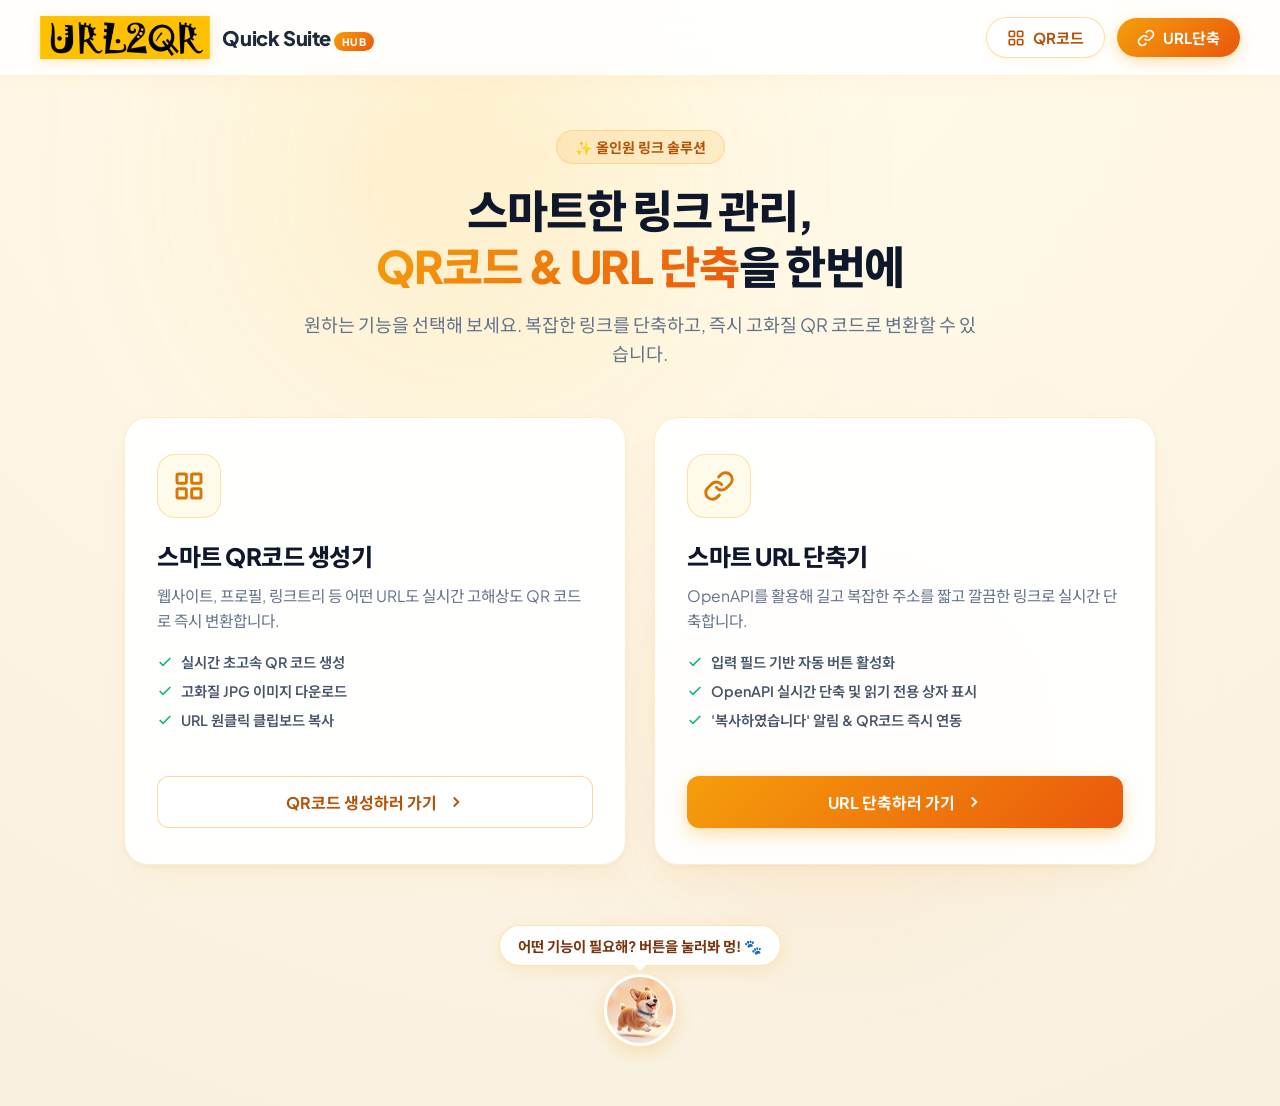
<file: index.html>
<!DOCTYPE html>
<html lang="ko">
<head>
  <meta charset="UTF-8">
  <meta name="viewport" content="width=device-width, initial-scale=1.0">
  <title>Quick Suite | QR코드 생성기 & URL 단축기</title>
  <meta name="description" content="QR 코드 생성과 링크 단축을 한번에! 스마트 링크 유틸리티 허브 Quick Suite입니다.">

  <!-- Fonts -->
  <link rel="preconnect" href="https://fonts.googleapis.com">
  <link rel="preconnect" href="https://fonts.gstatic.com" crossorigin>
  <link href="https://fonts.googleapis.com/css2?family=Plus+Jakarta+Sans:wght@400;500;600;700;800&family=Noto+Sans+KR:wght@300;400;500;700&display=swap" rel="stylesheet">

  <style>
    :root {
      --bg-main: #fcf9f2;
      --bg-gradient: radial-gradient(circle at 50% -10%, #fffbeb 0%, #fef7e6 45%, #f7f0e1 100%);
      
      --primary-color: #f59e0b;
      --primary-hover: #d97706;
      --primary-glow: rgba(245, 158, 11, 0.35);
      
      --secondary-color: #fbbf24;
      --accent-orange: #ea580c;
      
      --card-bg: rgba(255, 255, 255, 0.94);
      --card-border: rgba(245, 158, 11, 0.2);
      --card-border-hover: rgba(245, 158, 11, 0.5);
      
      --text-main: #1e293b;
      --text-muted: #64748b;
      --text-dim: #94a3b8;
      
      --radius-xl: 24px;
      --radius-lg: 18px;
      --radius-md: 12px;
      --radius-pill: 9999px;
      
      --transition-smooth: cubic-bezier(0.16, 1, 0.3, 1);
    }

    * {
      margin: 0;
      padding: 0;
      box-sizing: border-box;
    }

    body {
      min-height: 100vh;
      background: var(--bg-main);
      background-image: var(--bg-gradient);
      color: var(--text-main);
      font-family: 'Plus Jakarta Sans', 'Noto Sans KR', -apple-system, BlinkMacSystemFont, sans-serif;
      overflow-x: hidden;
      display: flex;
      flex-direction: column;
    }

    /* 배경 앰비언트 글로우 오브 */
    .bg-glow {
      position: fixed;
      border-radius: 50%;
      filter: blur(130px);
      pointer-events: none;
      z-index: 0;
      opacity: 0.65;
      animation: floatOrb 20s ease-in-out infinite alternate;
    }

    .bg-glow-1 {
      width: 550px;
      height: 550px;
      background: radial-gradient(circle, rgba(251, 191, 36, 0.45) 0%, transparent 70%);
      top: -100px;
      left: 15%;
    }

    .bg-glow-2 {
      width: 500px;
      height: 500px;
      background: radial-gradient(circle, rgba(249, 115, 22, 0.3) 0%, transparent 70%);
      bottom: -60px;
      right: 15%;
      animation-duration: 24s;
    }

    @keyframes floatOrb {
      0% { transform: translate(0, 0) scale(1); }
      50% { transform: translate(30px, 20px) scale(1.08); }
      100% { transform: translate(-20px, -15px) scale(0.96); }
    }

    /* 헤더 */
    .app-header {
      position: fixed;
      top: 0;
      left: 0;
      width: 100%;
      height: 76px;
      padding: 0 40px;
      display: flex;
      align-items: center;
      justify-content: space-between;
      background: rgba(255, 255, 255, 0.88);
      backdrop-filter: blur(20px);
      border-bottom: 1px solid rgba(245, 158, 11, 0.15);
      box-shadow: 0 4px 20px -2px rgba(245, 158, 11, 0.06);
      z-index: 100;
    }

    .logo-wrapper {
      display: flex;
      align-items: center;
      gap: 12px;
      text-decoration: none;
      color: inherit;
      transition: transform 0.2s ease;
    }

    .logo-wrapper:hover {
      transform: translateY(-1px);
    }

    .logo-img {
      height: 44px;
      width: auto;
      object-fit: contain;
      filter: drop-shadow(0 2px 6px rgba(245, 158, 11, 0.25));
    }

    .logo-title {
      font-size: 1.25rem;
      font-weight: 800;
      letter-spacing: -0.02em;
      color: #1e293b;
    }

    .logo-badge {
      font-size: 0.65rem;
      font-weight: 800;
      padding: 3px 8px;
      background: linear-gradient(135deg, #f59e0b, #ea580c);
      color: #fff;
      border-radius: var(--radius-pill);
      letter-spacing: 0.04em;
    }

    /* 헤더 네비게이션 버튼 (1번 요구사항: 'QR코드' 버튼과 'URL단축' 버튼) */
    .header-nav {
      display: flex;
      align-items: center;
      gap: 12px;
    }

    .btn-nav {
      display: inline-flex;
      align-items: center;
      gap: 8px;
      padding: 9px 20px;
      font-size: 0.94rem;
      font-weight: 700;
      text-decoration: none;
      border-radius: var(--radius-pill);
      transition: all 0.25s var(--transition-smooth);
    }

    .btn-nav-qr {
      background: #ffffff;
      color: #b45309;
      border: 1.5px solid rgba(245, 158, 11, 0.35);
      box-shadow: 0 2px 8px rgba(245, 158, 11, 0.08);
    }

    .btn-nav-qr:hover {
      background: #fffbeb;
      border-color: #f59e0b;
      transform: translateY(-2px);
      box-shadow: 0 4px 12px rgba(245, 158, 11, 0.15);
    }

    .btn-nav-short {
      background: linear-gradient(135deg, #f59e0b, #ea580c);
      color: #ffffff;
      box-shadow: 0 4px 14px rgba(245, 158, 11, 0.35);
    }

    .btn-nav-short:hover {
      filter: brightness(1.06);
      transform: translateY(-2px);
      box-shadow: 0 6px 18px rgba(245, 158, 11, 0.45);
    }

    /* 메인 컨테이너 */
    .main-container {
      position: relative;
      z-index: 1;
      flex: 1;
      width: 100%;
      max-width: 1080px;
      margin: 0 auto;
      padding: 130px 24px 60px;
      display: flex;
      flex-direction: column;
      align-items: center;
    }

    .hero-box {
      text-align: center;
      max-width: 680px;
      margin-bottom: 48px;
      animation: fadeInDown 0.7s var(--transition-smooth);
    }

    .badge-pill {
      display: inline-flex;
      align-items: center;
      gap: 8px;
      padding: 6px 18px;
      background: rgba(245, 158, 11, 0.12);
      border: 1px solid rgba(245, 158, 11, 0.25);
      border-radius: var(--radius-pill);
      color: #b45309;
      font-size: 0.88rem;
      font-weight: 700;
      margin-bottom: 18px;
    }

    .main-heading {
      font-size: 2.8rem;
      font-weight: 800;
      color: #0f172a;
      letter-spacing: -0.03em;
      line-height: 1.25;
      margin-bottom: 16px;
    }

    .main-heading span {
      background: linear-gradient(135deg, #f59e0b, #ea580c);
      -webkit-background-clip: text;
      -webkit-text-fill-color: transparent;
    }

    .sub-heading {
      font-size: 1.15rem;
      color: #64748b;
      line-height: 1.6;
    }

    /* 2개 서비스 카드 그리드 */
    .services-grid {
      display: grid;
      grid-template-columns: repeat(2, 1fr);
      gap: 28px;
      width: 100%;
      margin-bottom: 50px;
      animation: fadeInUp 0.8s var(--transition-smooth);
    }

    .service-card {
      background: var(--card-bg);
      backdrop-filter: blur(20px);
      border: 1.5px solid var(--card-border);
      border-radius: var(--radius-xl);
      padding: 36px 32px;
      display: flex;
      flex-direction: column;
      justify-content: space-between;
      position: relative;
      overflow: hidden;
      box-shadow: 0 16px 36px -10px rgba(245, 158, 11, 0.1),
                  0 2px 6px rgba(0, 0, 0, 0.04);
      transition: all 0.3s var(--transition-smooth);
      text-decoration: none;
      color: inherit;
    }

    .service-card::before {
      content: '';
      position: absolute;
      top: 0;
      left: 0;
      width: 100%;
      height: 5px;
      background: linear-gradient(90deg, #f59e0b, #ea580c);
      opacity: 0;
      transition: opacity 0.3s ease;
    }

    .service-card:hover {
      transform: translateY(-6px);
      border-color: var(--card-border-hover);
      box-shadow: 0 24px 48px -12px rgba(245, 158, 11, 0.2);
    }

    .service-card:hover::before {
      opacity: 1;
    }

    .card-top {
      margin-bottom: 28px;
    }

    .card-icon-box {
      width: 64px;
      height: 64px;
      border-radius: var(--radius-lg);
      background: #fffbeb;
      border: 1.5px solid rgba(245, 158, 11, 0.3);
      display: flex;
      align-items: center;
      justify-content: center;
      color: #d97706;
      margin-bottom: 20px;
      transition: transform 0.3s var(--transition-smooth);
    }

    .service-card:hover .card-icon-box {
      transform: scale(1.08) rotate(3deg);
      background: linear-gradient(135deg, #f59e0b, #ea580c);
      color: #ffffff;
      border-color: transparent;
    }

    .card-title {
      font-size: 1.5rem;
      font-weight: 800;
      color: #0f172a;
      margin-bottom: 10px;
      letter-spacing: -0.02em;
    }

    .card-desc {
      font-size: 0.98rem;
      color: #64748b;
      line-height: 1.6;
    }

    .features-list {
      list-style: none;
      margin: 18px 0;
      display: flex;
      flex-direction: column;
      gap: 8px;
    }

    .features-list li {
      display: flex;
      align-items: center;
      gap: 8px;
      font-size: 0.9rem;
      color: #475569;
      font-weight: 600;
    }

    .features-list li svg {
      color: #10b981;
      flex-shrink: 0;
    }

    .card-btn {
      width: 100%;
      height: 52px;
      border-radius: var(--radius-md);
      font-size: 1rem;
      font-weight: 700;
      display: flex;
      align-items: center;
      justify-content: center;
      gap: 10px;
      transition: all 0.25s ease;
      cursor: pointer;
    }

    .btn-card-qr {
      background: #fff;
      color: #b45309;
      border: 1.5px solid rgba(245, 158, 11, 0.4);
    }

    .service-card:hover .btn-card-qr {
      background: #f59e0b;
      color: #fff;
      border-color: #f59e0b;
    }

    .btn-card-short {
      background: linear-gradient(135deg, #f59e0b, #ea580c);
      color: #fff;
      border: none;
      box-shadow: 0 6px 18px rgba(245, 158, 11, 0.35);
    }

    .service-card:hover .btn-card-short {
      filter: brightness(1.08);
      box-shadow: 0 10px 24px rgba(245, 158, 11, 0.5);
    }

    /* 마스코트 */
    .corgi-companion {
      display: flex;
      flex-direction: column;
      align-items: center;
      cursor: pointer;
      user-select: none;
      margin-top: 10px;
      transition: transform 0.2s ease;
    }

    .corgi-companion:hover {
      transform: translateY(-3px);
    }

    .corgi-speech-bubble {
      position: relative;
      background: #ffffff;
      color: #78350f;
      padding: 9px 18px;
      border-radius: var(--radius-pill);
      font-size: 0.9rem;
      font-weight: 700;
      box-shadow: 0 4px 16px rgba(245, 158, 11, 0.15);
      border: 1.5px solid rgba(245, 158, 11, 0.3);
      margin-bottom: 8px;
    }

    .corgi-speech-bubble::after {
      content: '';
      position: absolute;
      bottom: -6px;
      left: 50%;
      transform: translateX(-50%);
      width: 0;
      height: 0;
      border-left: 6px solid transparent;
      border-right: 6px solid transparent;
      border-top: 6px solid #ffffff;
    }

    .corgi-frame {
      width: 72px;
      height: 72px;
      border-radius: 50%;
      overflow: hidden;
      border: 3px solid #ffffff;
      box-shadow: 0 6px 18px rgba(245, 158, 11, 0.25);
    }

    .corgi-frame img {
      width: 100%;
      height: 100%;
      object-fit: cover;
    }

    @keyframes fadeInUp {
      from { opacity: 0; transform: translateY(18px); }
      to { opacity: 1; transform: translateY(0); }
    }

    @keyframes fadeInDown {
      from { opacity: 0; transform: translateY(-18px); }
      to { opacity: 1; transform: translateY(0); }
    }

    @media (max-width: 768px) {
      .app-header {
        padding: 0 16px;
      }
      .services-grid {
        grid-template-columns: 1fr;
        gap: 20px;
      }
      .main-heading {
        font-size: 2.1rem;
      }
      .main-container {
        padding: 100px 16px 40px;
      }
    }
  </style>
</head>
<body>
  <div class="bg-glow bg-glow-1"></div>
  <div class="bg-glow bg-glow-2"></div>

  <!-- 상단 헤더 -->
  <header class="app-header">
    <a href="index.html" class="logo-wrapper">
      <img src="url2qr/logo.png" alt="로고" class="logo-img" onerror="this.src='urlShort/logo.png'">
      <div class="logo-text">
        <span class="logo-title">Quick Suite</span>
        <span class="logo-badge">HUB</span>
      </div>
    </a>

    <!-- 1 & 2번 요구사항: 'QR코드' 버튼과 'URL단축' 버튼 헤더 링크 -->
    <nav class="header-nav" aria-label="메인 네비게이션">
      <!-- 2: QR코드 버튼 클릭 시 [url2qr]폴더 index.html과 연결 -->
      <a href="url2qr/index.html" class="btn-nav btn-nav-qr" id="btnHeaderQr">
        <svg width="18" height="18" viewBox="0 0 24 24" fill="none" stroke="currentColor" stroke-width="2.2">
          <rect x="3" y="3" width="7" height="7" rx="1"></rect>
          <rect x="14" y="3" width="7" height="7" rx="1"></rect>
          <rect x="14" y="14" width="7" height="7" rx="1"></rect>
          <rect x="3" y="14" width="7" height="7" rx="1"></rect>
        </svg>
        <span>QR코드</span>
      </a>

      <!-- 3: URL단축 버튼 클릭 시 [urlShort]폴더 index.html과 연결 -->
      <a href="urlShort/index.html" class="btn-nav btn-nav-short" id="btnHeaderShort">
        <svg width="18" height="18" viewBox="0 0 24 24" fill="none" stroke="currentColor" stroke-width="2.2">
          <path d="M10 13a5 5 0 0 0 7.54.54l3-3a5 5 0 0 0-7.07-7.07l-1.72 1.71"></path>
          <path d="M14 11a5 5 0 0 0-7.54-.54l-3 3a5 5 0 0 0 7.07 7.07l1.71-1.71"></path>
        </svg>
        <span>URL단축</span>
      </a>
    </nav>
  </header>

  <!-- 메인 본문 -->
  <main class="main-container">
    <section class="hero-box">
      <div class="badge-pill">
        ✨ 올인원 링크 솔루션
      </div>
      <h1 class="main-heading">
        스마트한 링크 관리,<br>
        <span>QR코드 & URL 단축</span>을 한번에
      </h1>
      <p class="sub-heading">
        원하는 기능을 선택해 보세요. 복잡한 링크를 단축하고, 즉시 고화질 QR 코드로 변환할 수 있습니다.
      </p>
    </section>

    <!-- 서비스 선택 카드 그리드 -->
    <section class="services-grid" aria-label="제공 서비스 목록">
      
      <!-- 2: 'QR코드' 카드 및 버튼 (클릭 시 url2qr/index.html 연결) -->
      <a href="url2qr/index.html" class="service-card" id="cardQr">
        <div class="card-top">
          <div class="card-icon-box">
            <svg width="32" height="32" viewBox="0 0 24 24" fill="none" stroke="currentColor" stroke-width="2.2" stroke-linecap="round" stroke-linejoin="round">
              <rect x="3" y="3" width="7" height="7" rx="1"></rect>
              <rect x="14" y="3" width="7" height="7" rx="1"></rect>
              <rect x="14" y="14" width="7" height="7" rx="1"></rect>
              <rect x="3" y="14" width="7" height="7" rx="1"></rect>
            </svg>
          </div>
          <h2 class="card-title">스마트 QR코드 생성기</h2>
          <p class="card-desc">웹사이트, 프로필, 링크트리 등 어떤 URL도 실시간 고해상도 QR 코드로 즉시 변환합니다.</p>
          
          <ul class="features-list">
            <li>
              <svg width="16" height="16" viewBox="0 0 24 24" fill="none" stroke="currentColor" stroke-width="2.5"><polyline points="20 6 9 17 4 12"></polyline></svg>
              실시간 초고속 QR 코드 생성
            </li>
            <li>
              <svg width="16" height="16" viewBox="0 0 24 24" fill="none" stroke="currentColor" stroke-width="2.5"><polyline points="20 6 9 17 4 12"></polyline></svg>
              고화질 JPG 이미지 다운로드
            </li>
            <li>
              <svg width="16" height="16" viewBox="0 0 24 24" fill="none" stroke="currentColor" stroke-width="2.5"><polyline points="20 6 9 17 4 12"></polyline></svg>
              URL 원클릭 클립보드 복사
            </li>
          </ul>
        </div>

        <div class="card-btn btn-card-qr">
          <span>QR코드 생성하러 가기</span>
          <svg width="18" height="18" viewBox="0 0 24 24" fill="none" stroke="currentColor" stroke-width="2.5"><polyline points="9 18 15 12 9 6"></polyline></svg>
        </div>
      </a>

      <!-- 3: 'URL단축' 카드 및 버튼 (클릭 시 urlShort/index.html 연결) -->
      <a href="urlShort/index.html" class="service-card" id="cardShort">
        <div class="card-top">
          <div class="card-icon-box">
            <svg width="32" height="32" viewBox="0 0 24 24" fill="none" stroke="currentColor" stroke-width="2.2" stroke-linecap="round" stroke-linejoin="round">
              <path d="M10 13a5 5 0 0 0 7.54.54l3-3a5 5 0 0 0-7.07-7.07l-1.72 1.71"></path>
              <path d="M14 11a5 5 0 0 0-7.54-.54l-3 3a5 5 0 0 0 7.07 7.07l1.71-1.71"></path>
            </svg>
          </div>
          <h2 class="card-title">스마트 URL 단축기</h2>
          <p class="card-desc">OpenAPI를 활용해 길고 복잡한 주소를 짧고 깔끔한 링크로 실시간 단축합니다.</p>
          
          <ul class="features-list">
            <li>
              <svg width="16" height="16" viewBox="0 0 24 24" fill="none" stroke="currentColor" stroke-width="2.5"><polyline points="20 6 9 17 4 12"></polyline></svg>
              입력 필드 기반 자동 버튼 활성화
            </li>
            <li>
              <svg width="16" height="16" viewBox="0 0 24 24" fill="none" stroke="currentColor" stroke-width="2.5"><polyline points="20 6 9 17 4 12"></polyline></svg>
              OpenAPI 실시간 단축 및 읽기 전용 상자 표시
            </li>
            <li>
              <svg width="16" height="16" viewBox="0 0 24 24" fill="none" stroke="currentColor" stroke-width="2.5"><polyline points="20 6 9 17 4 12"></polyline></svg>
              '복사하였습니다' 알림 & QR코드 즉시 연동
            </li>
          </ul>
        </div>

        <div class="card-btn btn-card-short">
          <span>URL 단축하러 가기</span>
          <svg width="18" height="18" viewBox="0 0 24 24" fill="none" stroke="currentColor" stroke-width="2.5"><polyline points="9 18 15 12 9 6"></polyline></svg>
        </div>
      </a>

    </section>

    <!-- 인터랙티브 코기 마스코트 -->
    <div class="corgi-companion" id="corgiHub" onclick="alert('QR코드 생성이나 URL 단축 중 원하는 버튼을 눌러줘 멍! 🐾')">
      <div class="corgi-speech-bubble">
        <span>어떤 기능이 필요해? 버튼을 눌러봐 멍! 🐾</span>
      </div>
      <div class="corgi-frame">
        <img src="url2qr/corgi.jpg" alt="귀여운 마스코트" onerror="this.src='urlShort/corgi.jpg'">
      </div>
    </div>
  </main>
</body>
</html>
</file>
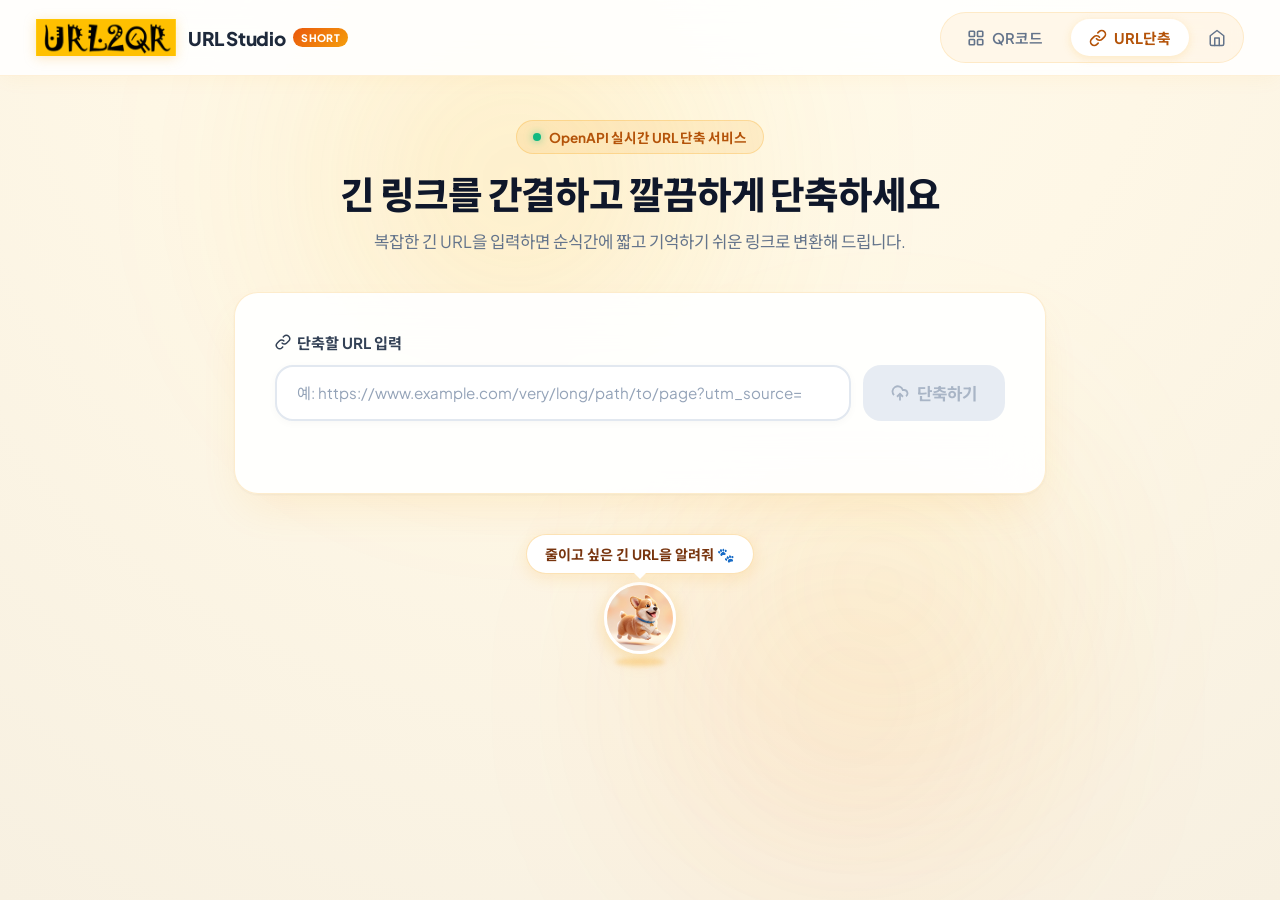
<file: urlShort/index.html>
<!DOCTYPE html>
<html lang="ko">
<head>
  <meta charset="UTF-8">
  <meta name="viewport" content="width=device-width, initial-scale=1.0">
  <title>스마트 URL 단축기 | Quick Shortener</title>
  <meta name="description" content="긴 URL을 신속하고 깔끔하게 단축하세요. OpenAPI 기반 실시간 단축 및 원클릭 복사, QR코드 연동 지원.">

  <!-- Google Fonts -->
  <link rel="preconnect" href="https://fonts.googleapis.com">
  <link rel="preconnect" href="https://fonts.gstatic.com" crossorigin>
  <link href="https://fonts.googleapis.com/css2?family=Plus+Jakarta+Sans:wght@400;500;600;700;800&family=Noto+Sans+KR:wght@300;400;500;700&display=swap" rel="stylesheet">

  <link rel="stylesheet" href="style.css">
</head>
<body>
  <!-- 배경 앰비언트 글로우 오브 -->
  <div class="bg-glow bg-glow-1"></div>
  <div class="bg-glow bg-glow-2"></div>
  <div class="bg-glow bg-glow-3"></div>

  <!-- 상단 네비게이션 헤더 -->
  <header class="app-header">
    <div class="logo-wrapper" id="navLogo" onclick="location.href='../index.html'" title="홈으로 이동">
      <img src="logo.png" alt="서비스 로고" class="logo-img" onerror="this.onerror=null; this.src='../url2qr/logo.png';">
      <div class="logo-text">
        <span class="logo-title">URL Studio</span>
        <span class="logo-badge">SHORT</span>
      </div>
    </div>

    <!-- 네비게이션 전환 버튼군 -->
    <nav class="nav-menu-group" aria-label="메인 기능 전환">
      <a href="../url2qr/index.html" class="nav-tab-btn" id="btnNavQr">
        <svg width="18" height="18" viewBox="0 0 24 24" fill="none" stroke="currentColor" stroke-width="2.2" stroke-linecap="round" stroke-linejoin="round">
          <rect x="3" y="3" width="7" height="7" rx="1"></rect>
          <rect x="14" y="3" width="7" height="7" rx="1"></rect>
          <rect x="14" y="14" width="7" height="7" rx="1"></rect>
          <rect x="3" y="14" width="7" height="7" rx="1"></rect>
        </svg>
        <span>QR코드</span>
      </a>
      <a href="index.html" class="nav-tab-btn active" id="btnNavShort">
        <svg width="18" height="18" viewBox="0 0 24 24" fill="none" stroke="currentColor" stroke-width="2.2" stroke-linecap="round" stroke-linejoin="round">
          <path d="M10 13a5 5 0 0 0 7.54.54l3-3a5 5 0 0 0-7.07-7.07l-1.72 1.71"></path>
          <path d="M14 11a5 5 0 0 0-7.54-.54l-3 3a5 5 0 0 0 7.07 7.07l1.71-1.71"></path>
        </svg>
        <span>URL단축</span>
      </a>
      <a href="../index.html" class="nav-home-btn" title="허브 홈으로 이동">
        <svg width="18" height="18" viewBox="0 0 24 24" fill="none" stroke="currentColor" stroke-width="2" stroke-linecap="round" stroke-linejoin="round">
          <path d="m3 9 9-7 9 7v11a2 2 0 0 1-2 2H5a2 2 0 0 1-2-2z"></path>
          <polyline points="9 22 9 12 15 12 15 22"></polyline>
        </svg>
      </a>
    </nav>
  </header>

  <!-- 메인 컨테이너 -->
  <main class="main-wrapper">
    <!-- 메인 타이틀 영역 -->
    <section class="hero-section">
      <div class="service-pill-tag">
        <span class="tag-dot"></span> OpenAPI 실시간 URL 단축 서비스
      </div>
      <h1 class="main-title">긴 링크를 간결하고 깔끔하게 단축하세요</h1>
      <p class="sub-title">복잡한 긴 URL을 입력하면 순식간에 짧고 기억하기 쉬운 링크로 변환해 드립니다.</p>
    </section>

    <!-- 단축 입력 카드 영역 -->
    <section class="shortener-card-container">
      <div class="glass-card main-card">
        
        <!-- 3-1: URL 입력 폼 & 3-2: 빈 입력값 시 비활성화되는 단축하기 버튼 -->
        <form class="url-input-form" id="shortenForm" autocomplete="off" onsubmit="return false;">
          <label for="urlInput" class="form-label">
            <svg width="16" height="16" viewBox="0 0 24 24" fill="none" stroke="currentColor" stroke-width="2.2">
              <path d="M10 13a5 5 0 0 0 7.54.54l3-3a5 5 0 0 0-7.07-7.07l-1.72 1.71"></path>
              <path d="M14 11a5 5 0 0 0-7.54-.54l-3 3a5 5 0 0 0 7.07 7.07l1.71-1.71"></path>
            </svg>
            <span>단축할 URL 입력</span>
          </label>
          
          <div class="input-row">
            <div class="input-wrapper">
              <input 
                type="text" 
                id="urlInput" 
                class="text-input" 
                placeholder="예: https://www.example.com/very/long/path/to/page?utm_source=project" 
                aria-label="단축할 URL 입력"
                required
              >
              <button type="button" id="btnClearInput" class="clear-input-btn" title="입력 지우기" style="display: none;">
                <svg width="16" height="16" viewBox="0 0 24 24" fill="none" stroke="currentColor" stroke-width="2.5">
                  <line x1="18" y1="6" x2="6" y2="18"></line>
                  <line x1="6" y1="6" x2="18" y2="18"></line>
                </svg>
              </button>
            </div>

            <!-- 단축하기 버튼 (기본 비활성화 disabled) -->
            <button type="button" id="btnShorten" class="btn-primary" disabled>
              <span class="btn-spinner" id="btnSpinner"></span>
              <svg class="btn-icon" width="18" height="18" viewBox="0 0 24 24" fill="none" stroke="currentColor" stroke-width="2.4">
                <path d="M4 14.899A7 7 0 1 1 15.71 8h1.79a4.5 4.5 0 0 1 2.5 8.242"></path>
                <path d="m8 17 4-4 4 4"></path>
                <path d="M12 13v9"></path>
              </svg>
              <span class="btn-text">단축하기</span>
            </button>
          </div>

          <!-- 상태/에러 메시지 -->
          <div class="status-message" id="statusMessage" role="status" aria-live="polite"></div>
        </form>

        <!-- 3-1 & 3-3: 단축 결과 출력 상자 및 3-4: 복사 버튼 영역 -->
        <div class="result-section" id="resultSection" style="display: none;">
          <div class="divider-line">
            <span>단축 완료 결과</span>
          </div>

          <div class="output-card">
            <div class="output-header">
              <span class="output-badge">단축 성공</span>
              <span class="compression-rate" id="compressionRate">길이 -75% 단축</span>
            </div>

            <div class="output-row">
              <!-- 읽기 전용 출력 상자 -->
              <div class="readonly-box-wrapper">
                <input 
                  type="text" 
                  id="shortenedOutput" 
                  class="readonly-output" 
                  readonly 
                  placeholder="단축된 URL이 여기에 표시됩니다"
                  aria-label="단축된 URL 결과"
                >
              </div>

              <!-- 3-4: 복사 버튼 -->
              <button type="button" id="btnCopy" class="btn-copy" title="클립보드에 복사">
                <svg width="18" height="18" viewBox="0 0 24 24" fill="none" stroke="currentColor" stroke-width="2.2">
                  <rect x="9" y="9" width="13" height="13" rx="2" ry="2"></rect>
                  <path d="M5 15H4a2 2 0 0 1-2-2V4a2 2 0 0 1 2-2h9a2 2 0 0 1 2 2v1"></path>
                </svg>
                <span>복사</span>
              </button>
            </div>

            <!-- 시너지 액션 버튼들 -->
            <div class="synergy-actions">
              <!-- 단축 URL로 QR코드 바로 만들기 -->
              <button type="button" id="btnCreateQr" class="btn-secondary" title="이 단축 URL로 QR 코드 즉시 생성">
                <svg width="16" height="16" viewBox="0 0 24 24" fill="none" stroke="currentColor" stroke-width="2">
                  <rect x="3" y="3" width="7" height="7" rx="1"></rect>
                  <rect x="14" y="3" width="7" height="7" rx="1"></rect>
                  <rect x="14" y="14" width="7" height="7" rx="1"></rect>
                  <rect x="3" y="14" width="7" height="7" rx="1"></rect>
                </svg>
                <span>QR코드로 만들기</span>
              </button>

              <!-- 새 창으로 링크 열어보기 -->
              <a href="#" id="linkOpenShort" target="_blank" rel="noopener noreferrer" class="btn-secondary link-open-btn">
                <svg width="16" height="16" viewBox="0 0 24 24" fill="none" stroke="currentColor" stroke-width="2">
                  <path d="M18 13v6a2 2 0 0 1-2 2H5a2 2 0 0 1-2-2V8a2 2 0 0 1 2-2h6"></path>
                  <polyline points="15 3 21 3 21 9"></polyline>
                  <line x1="10" y1="14" x2="21" y2="3"></line>
                </svg>
                <span>새 탭에서 열기</span>
              </a>
            </div>
          </div>
        </div>

        <!-- 최근 단축 기록 섹션 -->
        <div class="history-section" id="historySection" style="display: none;">
          <div class="history-header">
            <span class="history-title">최근 단축 목록</span>
            <button type="button" id="btnClearHistory" class="btn-text-sm">전체 지우기</button>
          </div>
          <ul class="history-list" id="historyList"></ul>
        </div>

      </div>
    </section>

    <!-- 인터랙티브 웰시코기 마스코트 -->
    <div class="corgi-companion" id="corgiCompanion" title="안녕! 나를 클릭해봐 멍!">
      <div class="corgi-speech-bubble" id="corgiBubble">
        <span id="corgiText">줄이고 싶은 긴 URL을 알려줘 🐾</span>
      </div>
      <div class="corgi-actor" id="corgiActor">
        <div class="corgi-frame">
          <img src="corgi.jpg" alt="귀여운 마스코트" class="corgi-img" onerror="this.onerror=null; this.src='../url2qr/corgi.jpg';">
        </div>
        <div class="corgi-shadow"></div>
      </div>
    </div>
  </main>

  <!-- 토스트 알림창 팝업 -->
  <div class="toast-popup" id="toastPopup" role="status" aria-live="polite">복사하였습니다</div>

  <script src="app.js"></script>
</body>
</html>
</file>
<file: urlShort/style.css>
/* ========================================================
   스마트 URL 단축기 (Quick Shortener) 스타일시트
   밝고 따뜻한 웜 옐로우 & 크림 테마 (Warm Bright Palette)
   ======================================================== */
:root {
  --bg-main: #fcf9f2;
  --bg-gradient: radial-gradient(circle at 50% -10%, #fffbeb 0%, #fef7e6 45%, #f7f0e1 100%);
  
  --primary-color: #f59e0b;       /* 앰버 옐로우 */
  --primary-hover: #d97706;
  --primary-glow: rgba(245, 158, 11, 0.35);
  
  --secondary-color: #fbbf24;
  --accent-orange: #ea580c;
  --accent-green: #10b981;
  
  --card-bg: rgba(255, 255, 255, 0.92);
  --card-border: rgba(245, 158, 11, 0.2);
  --card-border-hover: rgba(245, 158, 11, 0.45);
  
  --text-main: #1e293b;
  --text-muted: #64748b;
  --text-dim: #94a3b8;
  
  --input-bg: #ffffff;
  --input-border: #e2e8f0;
  
  --radius-xl: 24px;
  --radius-lg: 18px;
  --radius-md: 12px;
  --radius-pill: 9999px;
  
  --transition-smooth: cubic-bezier(0.16, 1, 0.3, 1);
  --transition-bounce: cubic-bezier(0.34, 1.56, 0.64, 1);
}

* {
  margin: 0;
  padding: 0;
  box-sizing: border-box;
}

body {
  min-height: 100vh;
  background: var(--bg-main);
  background-image: var(--bg-gradient);
  color: var(--text-main);
  font-family: 'Plus Jakarta Sans', 'Noto Sans KR', -apple-system, BlinkMacSystemFont, sans-serif;
  overflow-x: hidden;
  position: relative;
  display: flex;
  flex-direction: column;
}

/* ========================================================
   배경 앰비언트 글로우 오브
   ======================================================== */
.bg-glow {
  position: fixed;
  border-radius: 50%;
  filter: blur(120px);
  pointer-events: none;
  z-index: 0;
  opacity: 0.65;
  animation: floatOrb 18s ease-in-out infinite alternate;
}

.bg-glow-1 {
  width: 520px;
  height: 520px;
  background: radial-gradient(circle, rgba(251, 191, 36, 0.45) 0%, transparent 70%);
  top: -80px;
  left: 20%;
}

.bg-glow-2 {
  width: 480px;
  height: 480px;
  background: radial-gradient(circle, rgba(249, 115, 22, 0.28) 0%, transparent 70%);
  bottom: -40px;
  right: 15%;
  animation-duration: 22s;
  animation-delay: -5s;
}

.bg-glow-3 {
  width: 360px;
  height: 360px;
  background: radial-gradient(circle, rgba(254, 240, 138, 0.5) 0%, transparent 70%);
  top: 45%;
  left: 55%;
  animation-duration: 25s;
  animation-delay: -10s;
}

@keyframes floatOrb {
  0% { transform: translate(0, 0) scale(1); }
  50% { transform: translate(35px, 25px) scale(1.08); }
  100% { transform: translate(-25px, -15px) scale(0.95); }
}

/* ========================================================
   상단 헤더 & 네비게이션
   ======================================================== */
.app-header {
  position: fixed;
  top: 0;
  left: 0;
  width: 100%;
  height: 76px;
  padding: 0 36px;
  display: flex;
  align-items: center;
  justify-content: space-between;
  background: rgba(255, 255, 255, 0.88);
  backdrop-filter: blur(20px);
  -webkit-backdrop-filter: blur(20px);
  border-bottom: 1px solid rgba(245, 158, 11, 0.15);
  box-shadow: 0 4px 20px -2px rgba(245, 158, 11, 0.06);
  z-index: 100;
}

.logo-wrapper {
  display: flex;
  align-items: center;
  gap: 12px;
  cursor: pointer;
  user-select: none;
  transition: transform 0.25s ease;
}

.logo-wrapper:hover {
  transform: translateY(-1px) scale(1.02);
}

.logo-img {
  height: 44px;
  width: auto;
  max-width: 140px;
  object-fit: contain;
  filter: drop-shadow(0 2px 6px rgba(245, 158, 11, 0.25));
}

.logo-text {
  display: flex;
  align-items: center;
  gap: 8px;
}

.logo-title {
  font-size: 1.18rem;
  font-weight: 800;
  letter-spacing: -0.02em;
  color: #1e293b;
}

.logo-badge {
  font-size: 0.65rem;
  font-weight: 800;
  padding: 3px 8px;
  background: linear-gradient(135deg, #ea580c, #f59e0b);
  color: #fff;
  border-radius: var(--radius-pill);
  letter-spacing: 0.04em;
}

/* 네비게이션 탭 버튼군 */
.nav-menu-group {
  display: flex;
  align-items: center;
  gap: 10px;
  background: rgba(245, 158, 11, 0.08);
  padding: 6px 8px;
  border-radius: var(--radius-pill);
  border: 1px solid rgba(245, 158, 11, 0.15);
}

.nav-tab-btn {
  display: inline-flex;
  align-items: center;
  gap: 7px;
  padding: 8px 18px;
  font-size: 0.92rem;
  font-weight: 600;
  color: #64748b;
  text-decoration: none;
  border-radius: var(--radius-pill);
  transition: all 0.25s ease;
}

.nav-tab-btn:hover {
  color: #d97706;
  background: rgba(255, 255, 255, 0.7);
}

.nav-tab-btn.active {
  background: #ffffff;
  color: #b45309;
  box-shadow: 0 2px 10px rgba(245, 158, 11, 0.18);
  font-weight: 700;
}

.nav-home-btn {
  display: inline-flex;
  align-items: center;
  justify-content: center;
  width: 36px;
  height: 36px;
  border-radius: 50%;
  color: #64748b;
  text-decoration: none;
  transition: all 0.2s ease;
}

.nav-home-btn:hover {
  background: rgba(255, 255, 255, 0.9);
  color: #d97706;
  transform: scale(1.05);
}

/* ========================================================
   메인 레이아웃 및 히어로 영역
   ======================================================== */
.main-wrapper {
  position: relative;
  z-index: 1;
  flex: 1;
  width: 100%;
  max-width: 860px;
  margin: 0 auto;
  padding: 120px 24px 60px;
  display: flex;
  flex-direction: column;
  align-items: center;
}

.hero-section {
  text-align: center;
  margin-bottom: 36px;
  animation: fadeInDown 0.7s var(--transition-smooth);
}

.service-pill-tag {
  display: inline-flex;
  align-items: center;
  gap: 8px;
  padding: 6px 16px;
  background: rgba(245, 158, 11, 0.12);
  border: 1px solid rgba(245, 158, 11, 0.25);
  border-radius: var(--radius-pill);
  color: #b45309;
  font-size: 0.85rem;
  font-weight: 700;
  margin-bottom: 16px;
}

.tag-dot {
  width: 8px;
  height: 8px;
  border-radius: 50%;
  background: #10b981;
  box-shadow: 0 0 8px rgba(16, 185, 129, 0.6);
  animation: pulseDot 2s infinite;
}

@keyframes pulseDot {
  0%, 100% { opacity: 1; transform: scale(1); }
  50% { opacity: 0.5; transform: scale(0.85); }
}

.main-title {
  font-size: 2.35rem;
  font-weight: 800;
  color: #0f172a;
  letter-spacing: -0.03em;
  margin-bottom: 12px;
  line-height: 1.25;
}

.sub-title {
  font-size: 1.05rem;
  color: #64748b;
  font-weight: 400;
  line-height: 1.6;
}

/* ========================================================
   메인 글래스 카드
   ======================================================== */
.shortener-card-container {
  width: 100%;
  animation: fadeInUp 0.8s var(--transition-smooth);
}

.glass-card {
  background: var(--card-bg);
  backdrop-filter: blur(24px);
  -webkit-backdrop-filter: blur(24px);
  border: 1px solid var(--card-border);
  border-radius: var(--radius-xl);
  box-shadow: 0 20px 45px -12px rgba(245, 158, 11, 0.12),
              0 1px 3px rgba(0, 0, 0, 0.05);
  padding: 38px 40px;
  transition: border-color 0.3s ease, box-shadow 0.3s ease;
}

.glass-card:hover {
  border-color: var(--card-border-hover);
  box-shadow: 0 24px 50px -10px rgba(245, 158, 11, 0.16);
}

/* ========================================================
   입력 폼 영역
   ======================================================== */
.url-input-form {
  display: flex;
  flex-direction: column;
  gap: 12px;
}

.form-label {
  display: inline-flex;
  align-items: center;
  gap: 6px;
  font-size: 0.95rem;
  font-weight: 700;
  color: #334155;
}

.input-row {
  display: flex;
  align-items: center;
  gap: 12px;
}

.input-wrapper {
  position: relative;
  flex: 1;
  display: flex;
  align-items: center;
}

.text-input {
  width: 100%;
  height: 56px;
  padding: 0 46px 0 20px;
  background: #ffffff;
  border: 2px solid #e2e8f0;
  border-radius: var(--radius-lg);
  font-size: 1rem;
  font-family: inherit;
  color: #0f172a;
  outline: none;
  transition: all 0.25s ease;
  box-shadow: 0 2px 8px rgba(0, 0, 0, 0.03);
}

.text-input:focus {
  border-color: #f59e0b;
  box-shadow: 0 0 0 4px rgba(245, 158, 11, 0.18);
}

.text-input::placeholder {
  color: #94a3b8;
  font-size: 0.95rem;
}

.clear-input-btn {
  position: absolute;
  right: 14px;
  width: 26px;
  height: 26px;
  border-radius: 50%;
  border: none;
  background: #f1f5f9;
  color: #64748b;
  cursor: pointer;
  display: flex;
  align-items: center;
  justify-content: center;
  transition: all 0.2s ease;
}

.clear-input-btn:hover {
  background: #e2e8f0;
  color: #1e293b;
}

/* ========================================================
   3-2: 단축하기 버튼 (비활성화 및 활성화 스타일)
   ======================================================== */
.btn-primary {
  height: 56px;
  padding: 0 28px;
  background: linear-gradient(135deg, #f59e0b 0%, #ea580c 100%);
  color: #ffffff;
  border: none;
  border-radius: var(--radius-lg);
  font-size: 1.05rem;
  font-weight: 700;
  font-family: inherit;
  cursor: pointer;
  display: inline-flex;
  align-items: center;
  justify-content: center;
  gap: 8px;
  white-space: nowrap;
  box-shadow: 0 10px 24px -6px rgba(245, 158, 11, 0.45);
  transition: all 0.25s var(--transition-smooth);
}

.btn-primary:not(:disabled):hover {
  transform: translateY(-2px);
  box-shadow: 0 14px 28px -6px rgba(245, 158, 11, 0.55);
  filter: brightness(1.04);
}

.btn-primary:not(:disabled):active {
  transform: translateY(0);
}

/* 입력 필드가 비어 있으면 비활성화되는 상태 */
.btn-primary:disabled {
  background: #e2e8f0;
  color: #94a3b8;
  cursor: not-allowed;
  box-shadow: none;
  transform: none;
  opacity: 0.8;
}

.btn-spinner {
  display: none;
  width: 18px;
  height: 18px;
  border: 2px solid rgba(255, 255, 255, 0.35);
  border-top-color: #ffffff;
  border-radius: 50%;
  animation: spin 0.8s linear infinite;
}

.btn-primary.loading .btn-spinner {
  display: inline-block;
}

.btn-primary.loading .btn-icon {
  display: none;
}

@keyframes spin {
  to { transform: rotate(360deg); }
}

/* ========================================================
   상태 메시지
   ======================================================== */
.status-message {
  min-height: 22px;
  font-size: 0.88rem;
  font-weight: 600;
  transition: all 0.3s ease;
  padding: 4px 6px;
}

.status-message.error {
  color: #ef4444;
}

.status-message.success {
  color: #10b981;
}

.status-message.info {
  color: #b45309;
}

/* ========================================================
   3-1 & 3-3: 단축 결과 섹션 & 읽기 전용 상자
   ======================================================== */
.result-section {
  margin-top: 24px;
  animation: fadeInUp 0.4s var(--transition-smooth);
}

.divider-line {
  display: flex;
  align-items: center;
  text-align: center;
  margin: 16px 0 24px;
  color: #94a3b8;
  font-size: 0.85rem;
  font-weight: 600;
}

.divider-line::before,
.divider-line::after {
  content: '';
  flex: 1;
  border-bottom: 1px dashed rgba(245, 158, 11, 0.25);
}

.divider-line span {
  padding: 0 14px;
  background: rgba(245, 158, 11, 0.08);
  border-radius: var(--radius-pill);
  color: #b45309;
}

.output-card {
  background: #ffffff;
  border: 1.5px solid rgba(245, 158, 11, 0.3);
  border-radius: var(--radius-lg);
  padding: 22px 24px;
  box-shadow: 0 8px 24px -4px rgba(245, 158, 11, 0.08);
  display: flex;
  flex-direction: column;
  gap: 16px;
}

.output-header {
  display: flex;
  align-items: center;
  justify-content: space-between;
}

.output-badge {
  font-size: 0.78rem;
  font-weight: 700;
  color: #047857;
  background: #d1fae5;
  padding: 4px 10px;
  border-radius: var(--radius-pill);
  display: inline-flex;
  align-items: center;
}

.compression-rate {
  font-size: 0.82rem;
  font-weight: 700;
  color: #b45309;
  background: #fef3c7;
  padding: 4px 10px;
  border-radius: var(--radius-pill);
}

.output-row {
  display: flex;
  align-items: center;
  gap: 10px;
}

.readonly-box-wrapper {
  flex: 1;
}

/* 읽기 전용 출력 상자 */
.readonly-output {
  width: 100%;
  height: 52px;
  padding: 0 18px;
  background: #f8fafc;
  border: 1.5px solid #cbd5e1;
  border-radius: var(--radius-md);
  font-size: 1.05rem;
  font-weight: 700;
  font-family: 'Plus Jakarta Sans', monospace;
  color: #0f172a;
  outline: none;
  cursor: text;
  user-select: all;
  transition: all 0.2s ease;
}

.readonly-output:focus {
  border-color: #f59e0b;
  background: #fff;
  box-shadow: 0 0 0 3px rgba(245, 158, 11, 0.15);
}

/* 3-4: 복사 버튼 */
.btn-copy {
  height: 52px;
  padding: 0 24px;
  background: #0f172a;
  color: #ffffff;
  border: none;
  border-radius: var(--radius-md);
  font-size: 0.98rem;
  font-weight: 700;
  cursor: pointer;
  display: inline-flex;
  align-items: center;
  gap: 8px;
  transition: all 0.2s ease;
  white-space: nowrap;
}

.btn-copy:hover {
  background: #1e293b;
  transform: translateY(-1px);
  box-shadow: 0 6px 16px rgba(15, 23, 42, 0.2);
}

.btn-copy:active {
  transform: translateY(0);
}

/* 시너지 액션 */
.synergy-actions {
  display: flex;
  align-items: center;
  gap: 10px;
  padding-top: 8px;
  border-top: 1px solid #f1f5f9;
}

.btn-secondary {
  flex: 1;
  height: 44px;
  background: rgba(245, 158, 11, 0.1);
  color: #b45309;
  border: 1px solid rgba(245, 158, 11, 0.25);
  border-radius: var(--radius-md);
  font-size: 0.9rem;
  font-weight: 700;
  cursor: pointer;
  display: inline-flex;
  align-items: center;
  justify-content: center;
  gap: 7px;
  text-decoration: none;
  transition: all 0.2s ease;
}

.btn-secondary:hover {
  background: rgba(245, 158, 11, 0.18);
  border-color: rgba(245, 158, 11, 0.4);
  transform: translateY(-1px);
}

/* ========================================================
   최근 단축 목록
   ======================================================== */
.history-section {
  margin-top: 30px;
  padding-top: 24px;
  border-top: 1px solid #f1f5f9;
}

.history-header {
  display: flex;
  align-items: center;
  justify-content: space-between;
  margin-bottom: 12px;
}

.history-title {
  font-size: 0.9rem;
  font-weight: 700;
  color: #475569;
}

.btn-text-sm {
  background: none;
  border: none;
  color: #94a3b8;
  font-size: 0.8rem;
  font-weight: 600;
  cursor: pointer;
  padding: 4px 8px;
  border-radius: 4px;
  transition: color 0.2s ease;
}

.btn-text-sm:hover {
  color: #ef4444;
}

.history-list {
  list-style: none;
  display: flex;
  flex-direction: column;
  gap: 8px;
}

.history-item {
  display: flex;
  align-items: center;
  justify-content: space-between;
  padding: 10px 14px;
  background: #f8fafc;
  border: 1px solid #e2e8f0;
  border-radius: var(--radius-md);
  font-size: 0.88rem;
  transition: all 0.2s ease;
}

.history-item:hover {
  background: #ffffff;
  border-color: #f59e0b;
  box-shadow: 0 2px 8px rgba(245, 158, 11, 0.08);
}

.history-urls {
  display: flex;
  flex-direction: column;
  gap: 2px;
  overflow: hidden;
  max-width: 75%;
}

.history-short {
  font-weight: 700;
  color: #b45309;
  text-decoration: none;
}

.history-original {
  font-size: 0.78rem;
  color: #94a3b8;
  white-space: nowrap;
  overflow: hidden;
  text-overflow: ellipsis;
}

.history-copy-btn {
  background: #ffffff;
  border: 1px solid #cbd5e1;
  padding: 4px 10px;
  border-radius: 6px;
  font-size: 0.78rem;
  font-weight: 600;
  color: #475569;
  cursor: pointer;
  transition: all 0.2s ease;
}

.history-copy-btn:hover {
  border-color: #f59e0b;
  color: #b45309;
}

/* ========================================================
   웰시코기 마스코트
   ======================================================== */
.corgi-companion {
  margin-top: 40px;
  display: flex;
  flex-direction: column;
  align-items: center;
  cursor: pointer;
  user-select: none;
  transition: transform 0.2s ease;
}

.corgi-companion:hover {
  transform: translateY(-3px);
}

.corgi-speech-bubble {
  position: relative;
  background: #ffffff;
  color: #78350f;
  padding: 9px 18px;
  border-radius: var(--radius-pill);
  font-size: 0.88rem;
  font-weight: 700;
  box-shadow: 0 4px 16px rgba(245, 158, 11, 0.15);
  border: 1.5px solid rgba(245, 158, 11, 0.3);
  margin-bottom: 8px;
  transition: transform 0.25s var(--transition-bounce);
}

.corgi-speech-bubble::after {
  content: '';
  position: absolute;
  bottom: -6px;
  left: 50%;
  transform: translateX(-50%);
  width: 0;
  height: 0;
  border-left: 6px solid transparent;
  border-right: 6px solid transparent;
  border-top: 6px solid #ffffff;
}

.corgi-actor {
  display: flex;
  flex-direction: column;
  align-items: center;
}

.corgi-frame {
  width: 72px;
  height: 72px;
  border-radius: 50%;
  overflow: hidden;
  border: 3px solid #ffffff;
  box-shadow: 0 6px 18px rgba(245, 158, 11, 0.25);
  animation: corgiBob 3.2s ease-in-out infinite alternate;
}

.corgi-img {
  width: 100%;
  height: 100%;
  object-fit: cover;
}

.corgi-shadow {
  width: 50px;
  height: 8px;
  background: rgba(245, 158, 11, 0.25);
  border-radius: 50%;
  filter: blur(2px);
  margin-top: 4px;
}

@keyframes corgiBob {
  0% { transform: translateY(0); }
  100% { transform: translateY(-6px); }
}

/* ========================================================
   3-4: 토스트 팝업 알림창 ('복사하였습니다')
   ======================================================== */
.toast-popup {
  position: fixed;
  bottom: 36px;
  left: 50%;
  transform: translateX(-50%) translateY(30px);
  background: rgba(15, 23, 42, 0.92);
  color: #ffffff;
  padding: 12px 26px;
  border-radius: var(--radius-pill);
  font-size: 0.95rem;
  font-weight: 600;
  backdrop-filter: blur(10px);
  box-shadow: 0 10px 30px rgba(0, 0, 0, 0.25);
  opacity: 0;
  pointer-events: none;
  transition: all 0.3s cubic-bezier(0.16, 1, 0.3, 1);
  z-index: 999;
}

.toast-popup.show {
  opacity: 1;
  transform: translateX(-50%) translateY(0);
}

/* ========================================================
   애니메이션 키프레임 & 반응형
   ======================================================== */
@keyframes fadeInUp {
  from { opacity: 0; transform: translateY(18px); }
  to { opacity: 1; transform: translateY(0); }
}

@keyframes fadeInDown {
  from { opacity: 0; transform: translateY(-18px); }
  to { opacity: 1; transform: translateY(0); }
}

@media (max-width: 640px) {
  .app-header {
    padding: 0 16px;
  }
  
  .logo-title {
    font-size: 1.05rem;
  }
  
  .nav-tab-btn {
    padding: 6px 12px;
    font-size: 0.85rem;
  }

  .main-wrapper {
    padding: 96px 16px 40px;
  }

  .main-title {
    font-size: 1.75rem;
  }

  .glass-card {
    padding: 24px 20px;
  }

  .input-row {
    flex-direction: column;
  }

  .btn-primary {
    width: 100%;
  }

  .output-row {
    flex-direction: column;
  }

  .btn-copy {
    width: 100%;
    justify-content: center;
  }

  .synergy-actions {
    flex-direction: column;
  }
}
</file>
